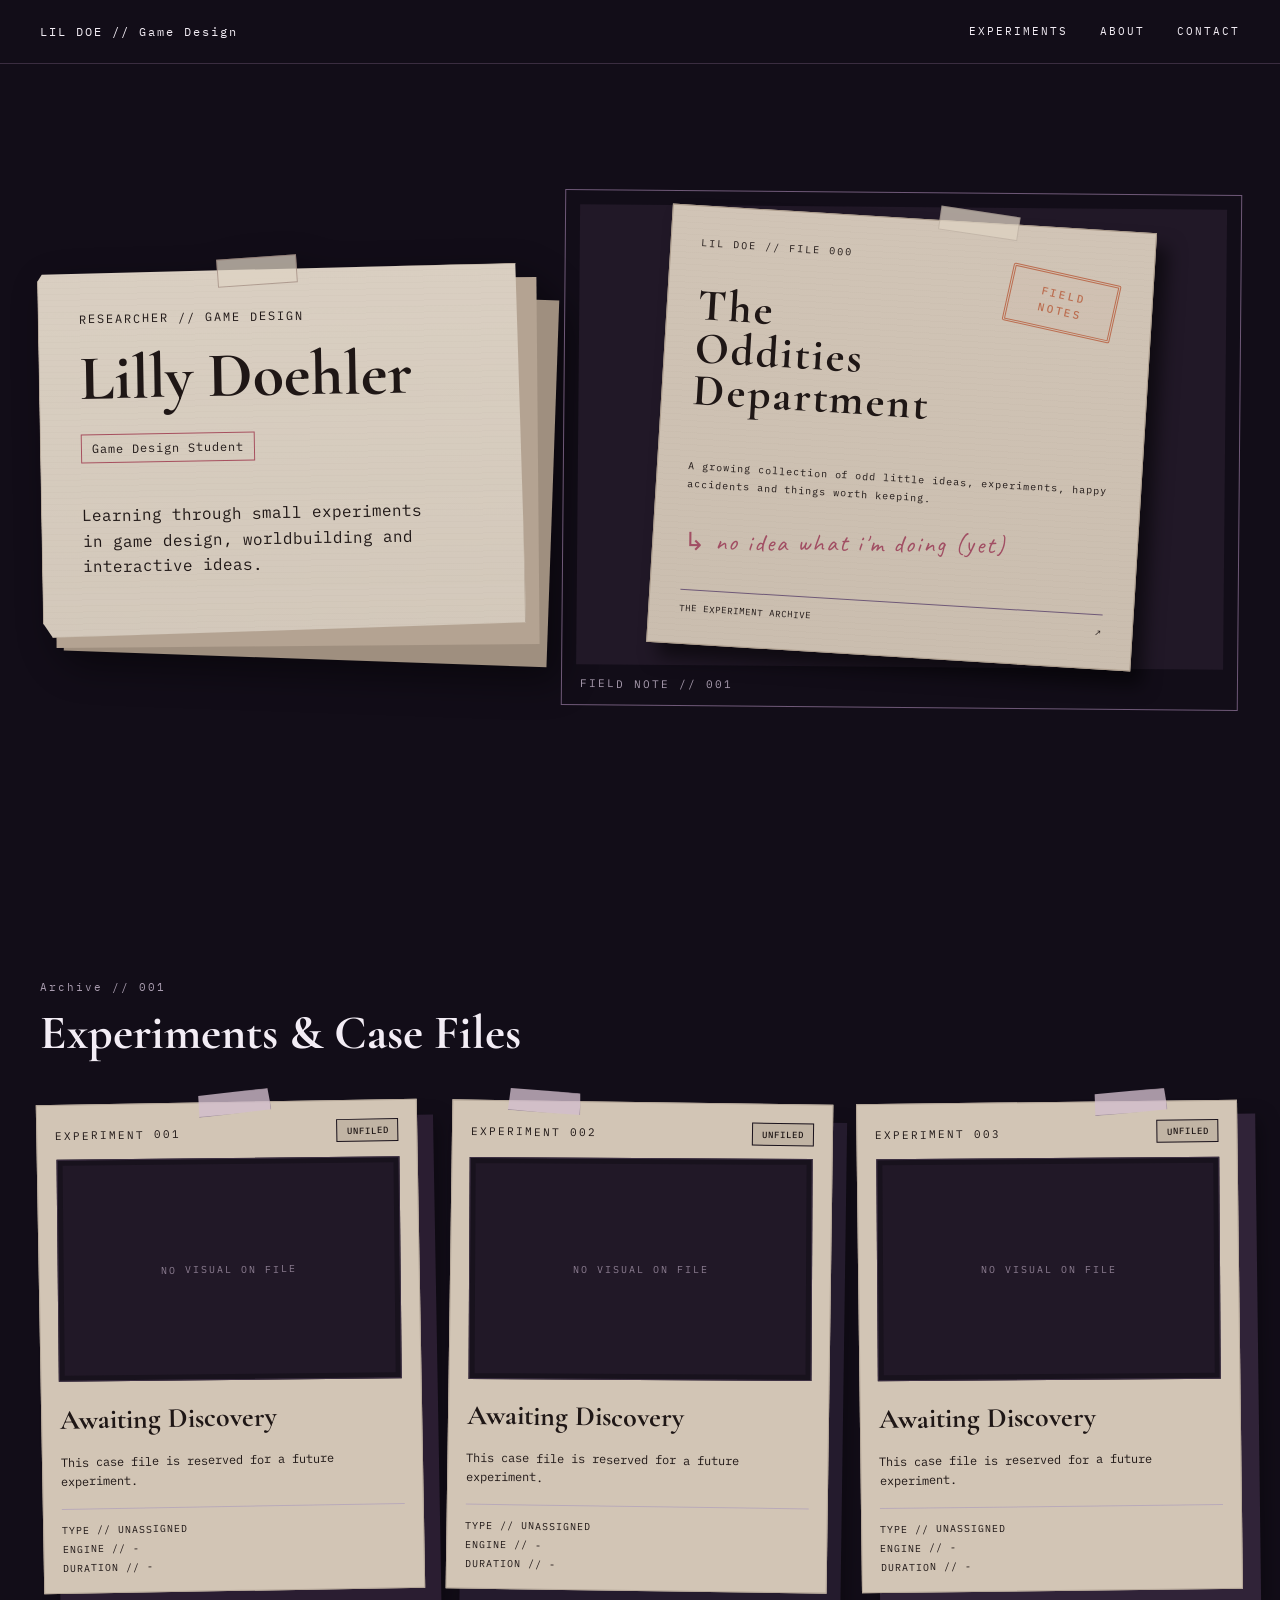
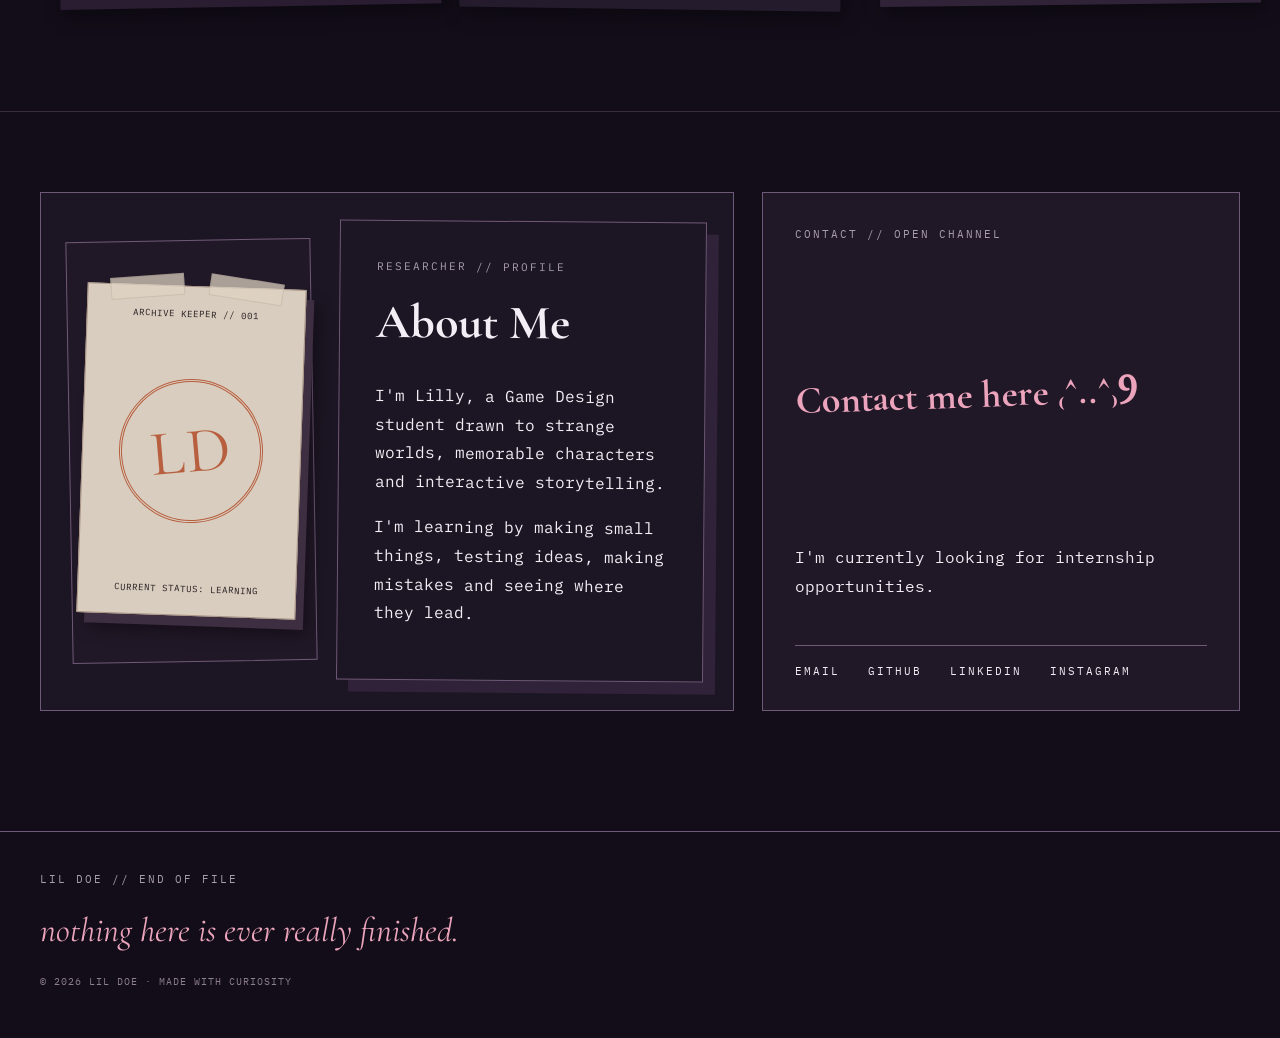
<file: index.html>
<!DOCTYPE html>

<html lang="en">

<head>
    <meta charset="UTF-8">
    <meta name="viewport" content="width=device-width, initial-scale=1.0">

    <title>Lil Doe - Portfolio</title>
    <link rel="stylesheet" href="style.css"> 
</head>

<body>

    <header class ="site-header">

        <div class="site-brand">
            LIL DOE // Game Design
        </div>

        <nav class="site-nav">
            <a href="#experiments">EXPERIMENTS</a>
            <a href="#about">ABOUT</a>
            <a href="#contact">CONTACT</a>
        </nav>

    </header>

    <main>

        <section class="hero">

            <div class="paper-stack">

                <div class="paper-back"></div>

                <div class="hero-intro">
                    <p class="archive-label">RESEARCHER // GAME DESIGN</p>
                    
                    <h1>Lilly Doehler</h1>
                    
                    <p class="archive-role">Game Design Student</p>
                    
                    <p class="archive-description">
                        Learning through small experiments in game design, worldbuilding and interactive ideas.
                    </p>

                </div>

            </div>

            <div class="hero-visual">

                <div class="visual-image">

                    <div class="archive-cover">


                        <p class="cover-label">LIL DOE // FILE 000</p>

                        <h2>The<br>Oddities<br>Department</h2>

                        <p class="cover-note">
                            A growing collection of odd little ideas,
                            experiments, happy accidents and things worth keeping.
                        </p>

                        <p class="cover-handnote">
                            ↳ no idea what i'm doing (yet)
                        </p>

                        <div class="cover-footer">
                            <span>THE EXPERIMENT ARCHIVE</span>
                            <span>↗</span>
                        </div>

                    </div>

                </div>

                <p class="visual-caption">FIELD NOTE // 001</p>


            </div>
        </section>

        <section class="experiments" id="experiments">

            <div class="section-heading">
                <p> Archive // 001 </p>
                <h2>Experiments & Case Files</h2>
            </div>

            <div class="experiment-grid">



                <a class="experiment-card" href="project-001.html">

                    <div class="experiment-topline">
                        <p class="experiment-number">EXPERIMENT 001</p>
                        <span class="status status-unfiled">UNFILED</span>
                    </div>

                    <div class="experiment-image">
                        NO VISUAL ON FILE
                    </div>

                    <h3>Awaiting Discovery</h3>

                    <p class="experiment-summary">
                        This case file is reserved for a future experiment.
                    </p>

                    <div class="experiment-details">
                        <span>TYPE // UNASSIGNED</span>
                        <span>ENGINE // - </span>
                        <span>DURATION // - </span>
                    </div>

                </a>




                <a class="experiment-card" href="project-002.html">

                    <div class="experiment-topline">
                        <p class="experiment-number">EXPERIMENT 002</p>
                        <span class="status status-unfiled">UNFILED</span>
                    </div>

                    <div class="experiment-image">
                        NO VISUAL ON FILE
                    </div>

                    <h3>Awaiting Discovery</h3>

                    <p class="experiment-summary">
                        This case file is reserved for a future experiment.
                    </p>

                    <div class="experiment-details">
                        <span>TYPE // UNASSIGNED</span>
                        <span>ENGINE // - </span>
                        <span>DURATION // - </span>
                    </div>

                </a>




                <a class="experiment-card" href="project-003.html">

                    <div class="experiment-topline">
                        <p class="experiment-number">EXPERIMENT 003</p>
                        <span class="status status-unfiled">UNFILED</span>
                    </div>

                    <div class="experiment-image">
                        NO VISUAL ON FILE
                    </div>

                    <h3>Awaiting Discovery</h3>

                    <p class="experiment-summary">
                        This case file is reserved for a future experiment.
                    </p>

                    <div class="experiment-details">
                        <span>TYPE // UNASSIGNED</span>
                        <span>ENGINE // - </span>
                        <span>DURATION // - </span>
                    </div>

                </a>



            </div>

        </section>

        <div class="archive-bottom"> 

            <section class="about" id="about">
                <div class="about-image">

                    <div class="research-card">

                        <p class="research-card-label">
                            ARCHIVE KEEPER // 001
                        </p>

                        <div class="research-card-monogram">
                            LD
                        </div>

                        <p class="research-card-footer">
                            CURRENT STATUS: LEARNING
                        </p>

                    </div>

                </div>

                <div class="about-content">
                    <p class="about-label"> RESEARCHER // PROFILE</p>

                    <h2>About Me</h2>

                    <p>
                        I'm Lilly, a Game Design student drawn to strange worlds,
                        memorable characters and interactive storytelling.
                    </p>

                    <p>
                        I'm learning by making small things, testing ideas,
                        making mistakes and seeing where they lead.
                    </p>

                </div>

            </section>

            <section class="contact" id="contact">

                <p class="contact-label">CONTACT // OPEN CHANNEL</p>

                <h2>
                    <a href="https://linktr.ee/lil.doe" target="_blank" rel="noopener noreferrer">
                        Contact me here ₍^..^₎Ⳋ
                    </a>
                </h2>

                <p>
                    I'm currently looking for internship opportunities.
                </p>

                <div class="contact-links">
                    <a href="mailto:doehlerlilly@gmail.com">EMAIL</a>
                    <a href="https://github.com/lil-doe">GITHUB</a>
                    <a href="https://www.linkedin.com/in/lilly-döhler">LINKEDIN</a>
                    <a href="https://www.instagram.com/lil.v.doe/" target="_blank" rel="noopener noreferrer">INSTAGRAM</a>
                </div>

            </section>

        </div>

        <footer class="site-footer">

            <p class="footer-label">LIL DOE // END OF FILE</p>

            <p class="footer-quote">
                nothing here is ever really finished.
            </p>

            <p class="footer-credit">
                © 2026 LIL DOE · MADE WITH CURIOSITY
            </p>

        </footer>


    </main>

</body>

</html>
</file>
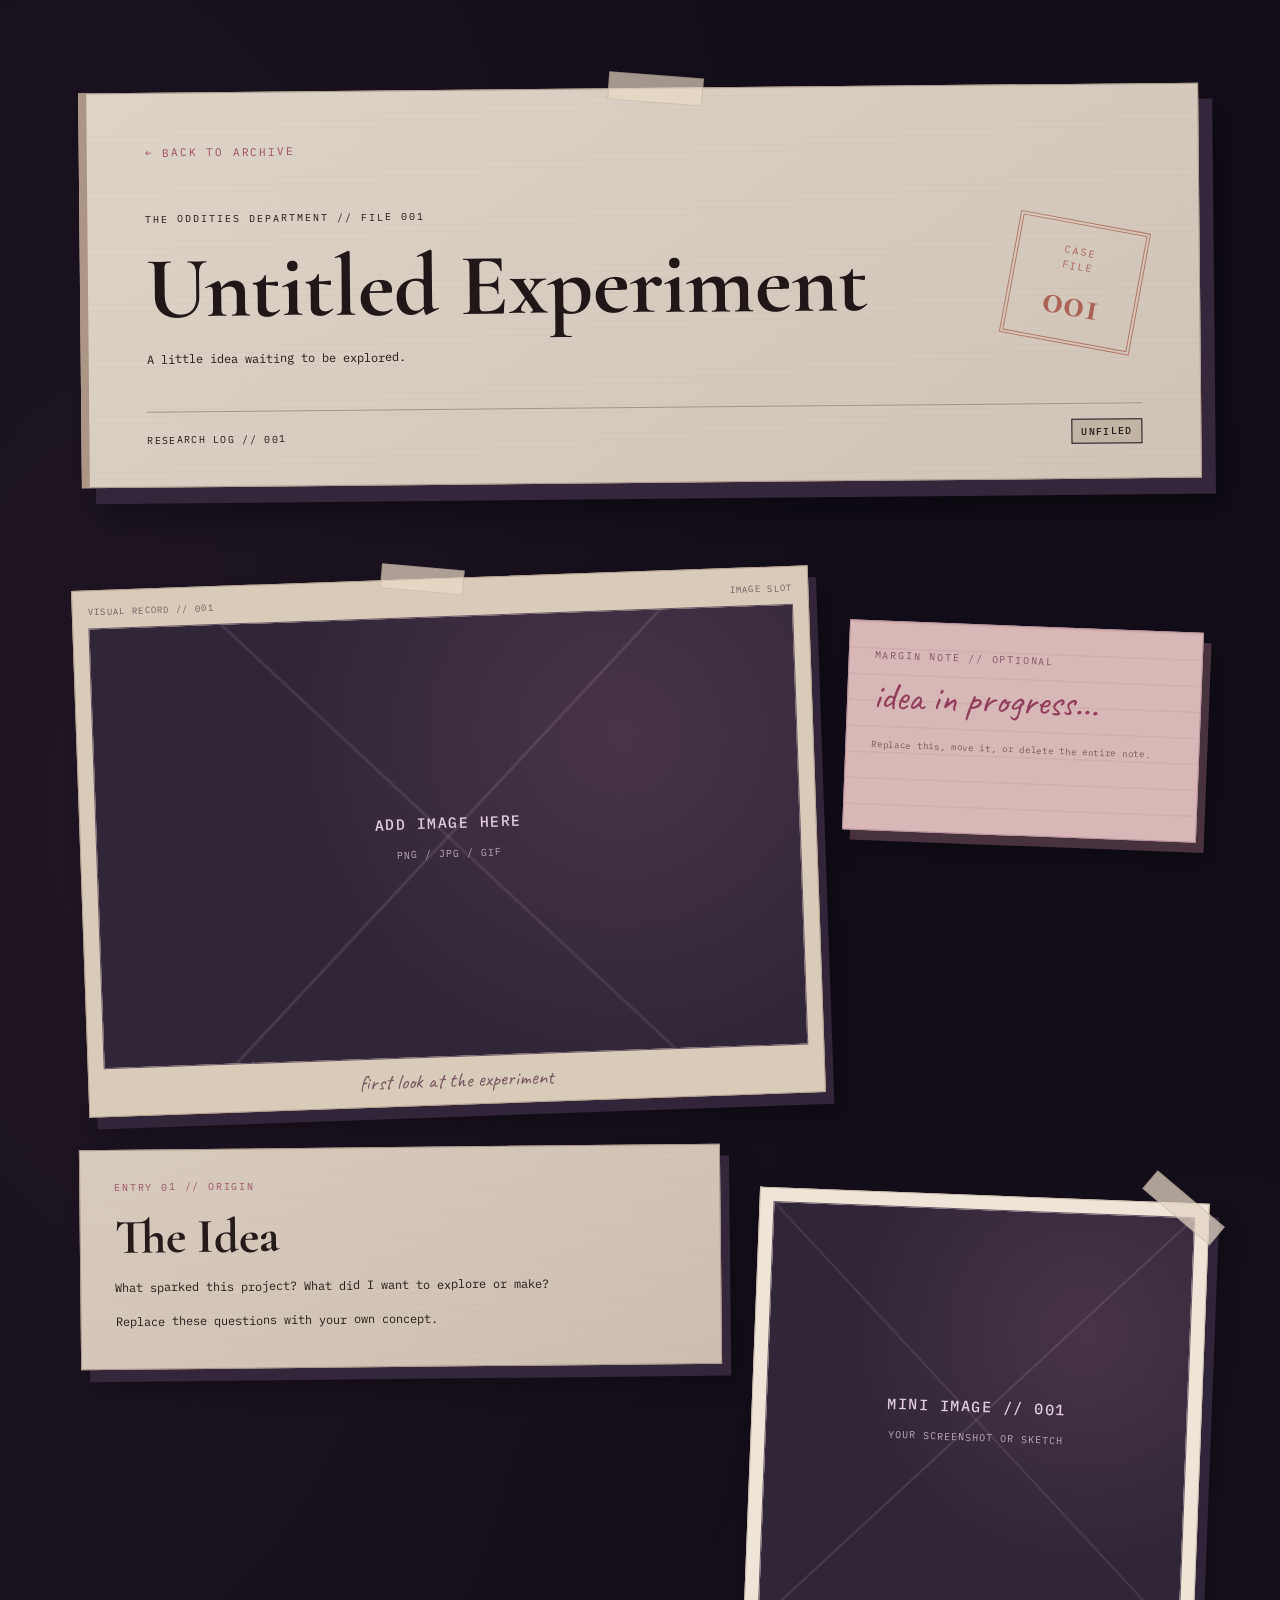
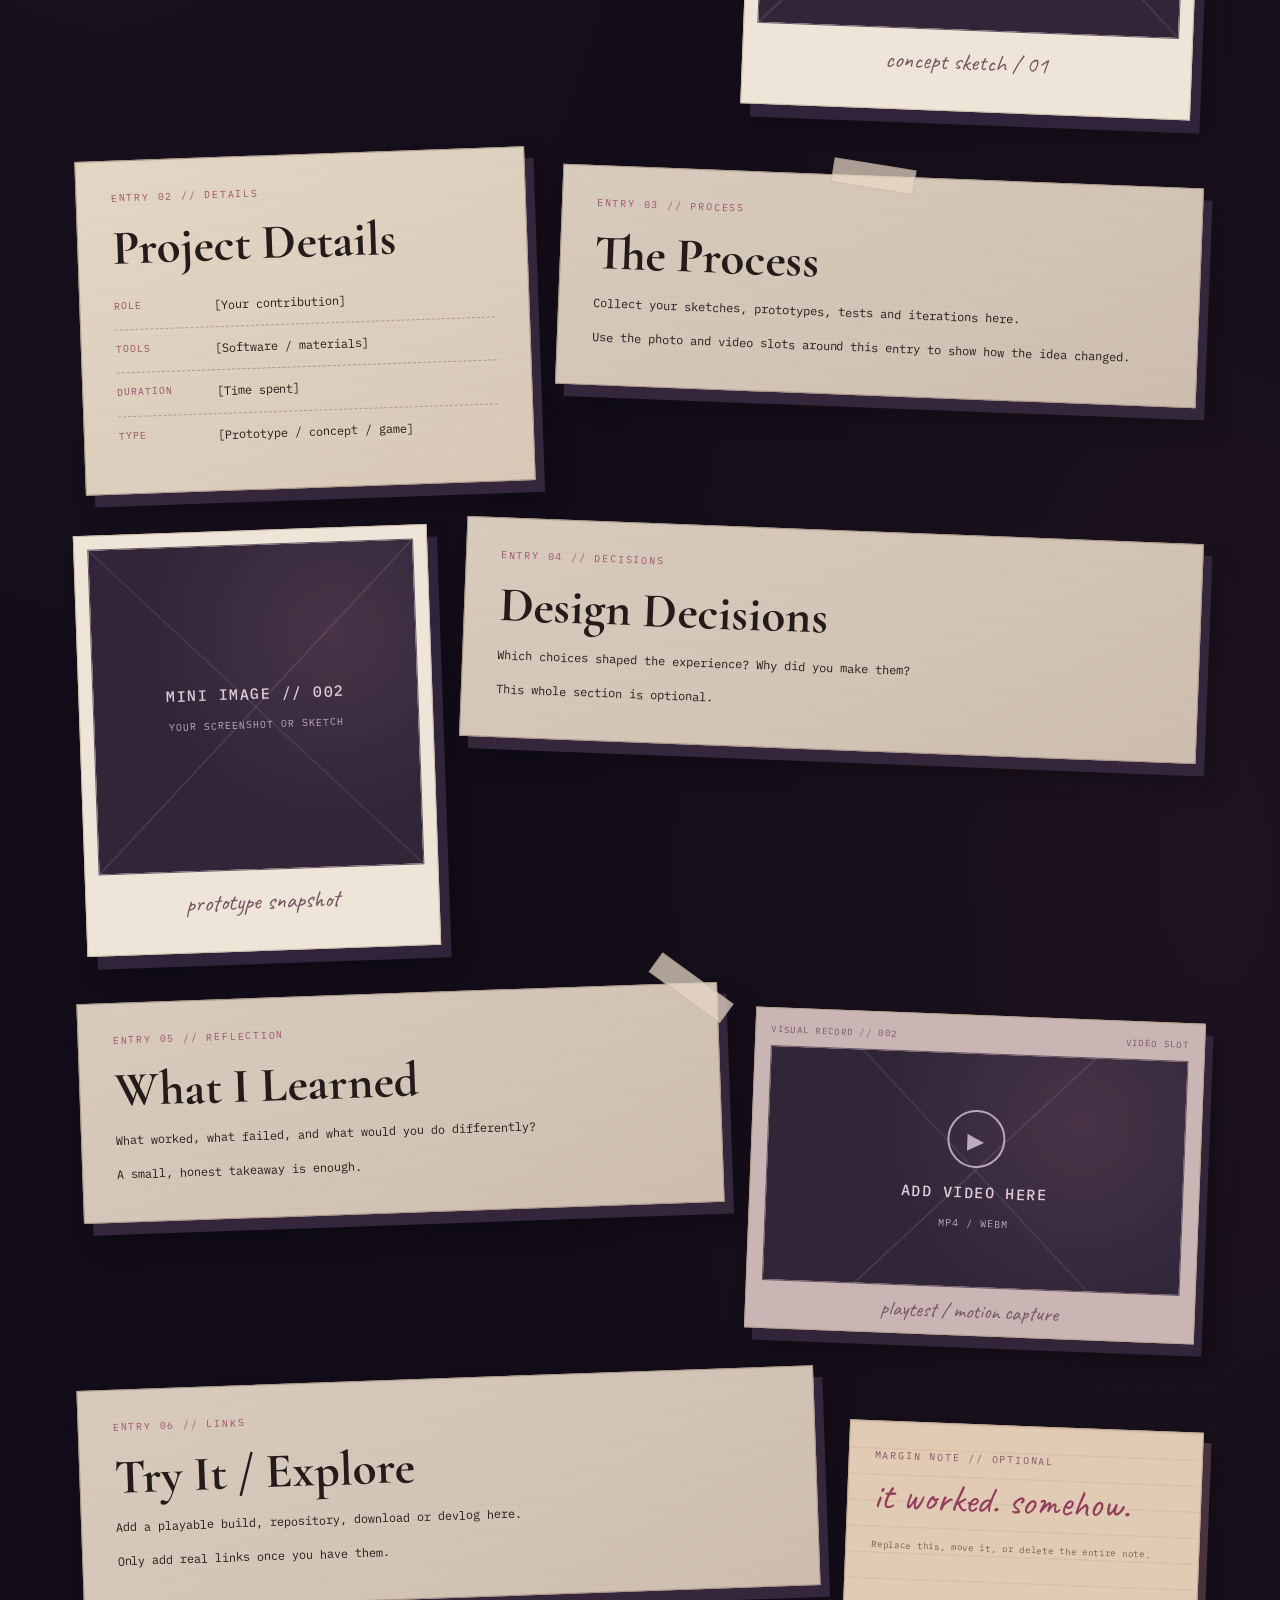
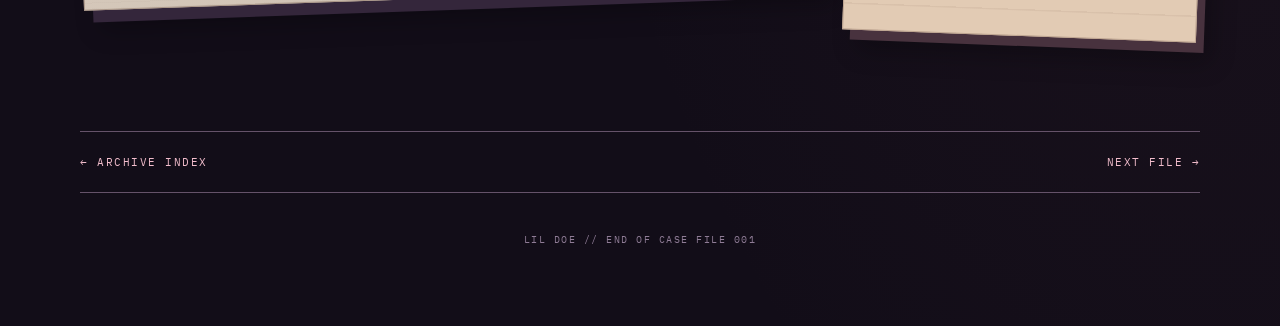
<file: project-001.html>
<!DOCTYPE html>
<html lang="en">
<head>
    <meta charset="UTF-8">
    <meta name="viewport" content="width=device-width, initial-scale=1.0">
    <title>Case File 001 // Lil Doe</title>
    <link rel="stylesheet" href="style.css">
    <link rel="stylesheet" href="project.css">
</head>
<body class="project-page">
    <main class="case-file">
        <header class="case-header">
            <a class="case-back" href="index.html#experiments">← BACK TO ARCHIVE</a>
            <div class="case-header-main">
                <div>
                    <p class="case-header-label">THE ODDITIES DEPARTMENT // FILE 001</p>
                    <h1>Untitled Experiment</h1>
                    <p class="case-subtitle">A little idea waiting to be explored.</p>
                </div>
                <div class="file-seal" aria-hidden="true"><span>CASE<br>FILE</span><strong>001</strong></div>
            </div>
            <div class="case-header-bottom">
                <span>RESEARCH LOG // 001</span>
                <span class="status status-unfiled">UNFILED</span>
            </div>
        </header>

        <div class="case-board">
        <figure class="artifact artifact-photo span-8 tilt-left taped">
            <div class="artifact-topline"><span>VISUAL RECORD // 001</span><span>IMAGE SLOT</span></div>
            <div class="media-window media-wide">
                <div class="media-placeholder">
                    <strong>ADD IMAGE HERE</strong>
                    <span>PNG / JPG / GIF</span>
                </div>
            </div>
            <figcaption>first look at the experiment</figcaption>
        </figure>
        <aside class="artifact artifact-note note-pink span-4 tilt-right shift-down">
            <p class="note-label">MARGIN NOTE // OPTIONAL</p>
            <p class="note-text">idea in progress...</p>
            <p class="note-footer">Replace this, move it, or delete the entire note.</p>
        </aside>
        <section class="entry span-7 tilt-soft" data-label="ORIGIN" id="idea">
            <h2>The Idea</h2>
            <p>What sparked this project? What did I want to explore or make?</p>
            <p>Replace these questions with your own concept.</p>
        </section>
        <figure class="artifact artifact-polaroid span-5 tilt-right tape-corner shift-down">
            <div class="media-window media-square">
                <div class="media-placeholder"><strong>MINI IMAGE // 001</strong><span>YOUR SCREENSHOT OR SKETCH</span></div>
            </div>
            <figcaption>concept sketch / 01</figcaption>
        </figure>
        <section class="entry entry-cream span-5 tilt-left" data-label="DETAILS" id="details">
            <h2>Project Details</h2>
            <ul class="detail-list">
                <li><span>ROLE</span><span>[Your contribution]</span></li>
                <li><span>TOOLS</span><span>[Software / materials]</span></li>
                <li><span>DURATION</span><span>[Time spent]</span></li>
                <li><span>TYPE</span><span>[Prototype / concept / game]</span></li>
            </ul>
        </section>
        <section class="entry span-7 tilt-right taped shift-small" data-label="PROCESS" id="process">
            <h2>The Process</h2>
            <p>Collect your sketches, prototypes, tests and iterations here.</p>
            <p>Use the photo and video slots around this entry to show how the idea changed.</p>
        </section>
        <figure class="artifact artifact-polaroid span-4 tilt-left">
            <div class="media-window media-square">
                <div class="media-placeholder"><strong>MINI IMAGE // 002</strong><span>YOUR SCREENSHOT OR SKETCH</span></div>
            </div>
            <figcaption>prototype snapshot</figcaption>
        </figure>
        <section class="entry span-8 tilt-right" data-label="DECISIONS" id="decisions">
            <h2>Design Decisions</h2>
            <p>Which choices shaped the experience? Why did you make them?</p>
            <p>This whole section is optional.</p>
        </section>
        <section class="entry span-7 tilt-left tape-corner" data-label="REFLECTION" id="learned">
            <h2>What I Learned</h2>
            <p>What worked, what failed, and what would you do differently?</p>
            <p>A small, honest takeaway is enough.</p>
        </section>
        <figure class="artifact artifact-video span-5 tilt-right shift-small">
            <div class="artifact-topline"><span>VISUAL RECORD // 002</span><span>VIDEO SLOT</span></div>
            <div class="media-window media-cinema">
                <div class="media-placeholder">
                    <span class="play-mark" aria-hidden="true">▶</span><strong>ADD VIDEO HERE</strong>
                    <span>MP4 / WEBM</span>
                </div>
            </div>
            <figcaption>playtest / motion capture</figcaption>
        </figure>
        <section class="entry span-8 tilt-left" data-label="LINKS" id="explore">
            <h2>Try It / Explore</h2>
            <p>Add a playable build, repository, download or devlog here.</p>
            <p>Only add real links once you have them.</p>
        </section>
        <aside class="artifact artifact-note  span-4 tilt-right shift-down">
            <p class="note-label">MARGIN NOTE // OPTIONAL</p>
            <p class="note-text">it worked. somehow.</p>
            <p class="note-footer">Replace this, move it, or delete the entire note.</p>
        </aside>
        </div>

        <nav class="case-nav" aria-label="Project pages">
            <a href="index.html#experiments">← ARCHIVE INDEX</a>
            <a href="project-002.html">NEXT FILE →</a>
        </nav>
        <p class="case-endnote">LIL DOE // END OF CASE FILE 001</p>
    </main>
</body>
</html>
</file>
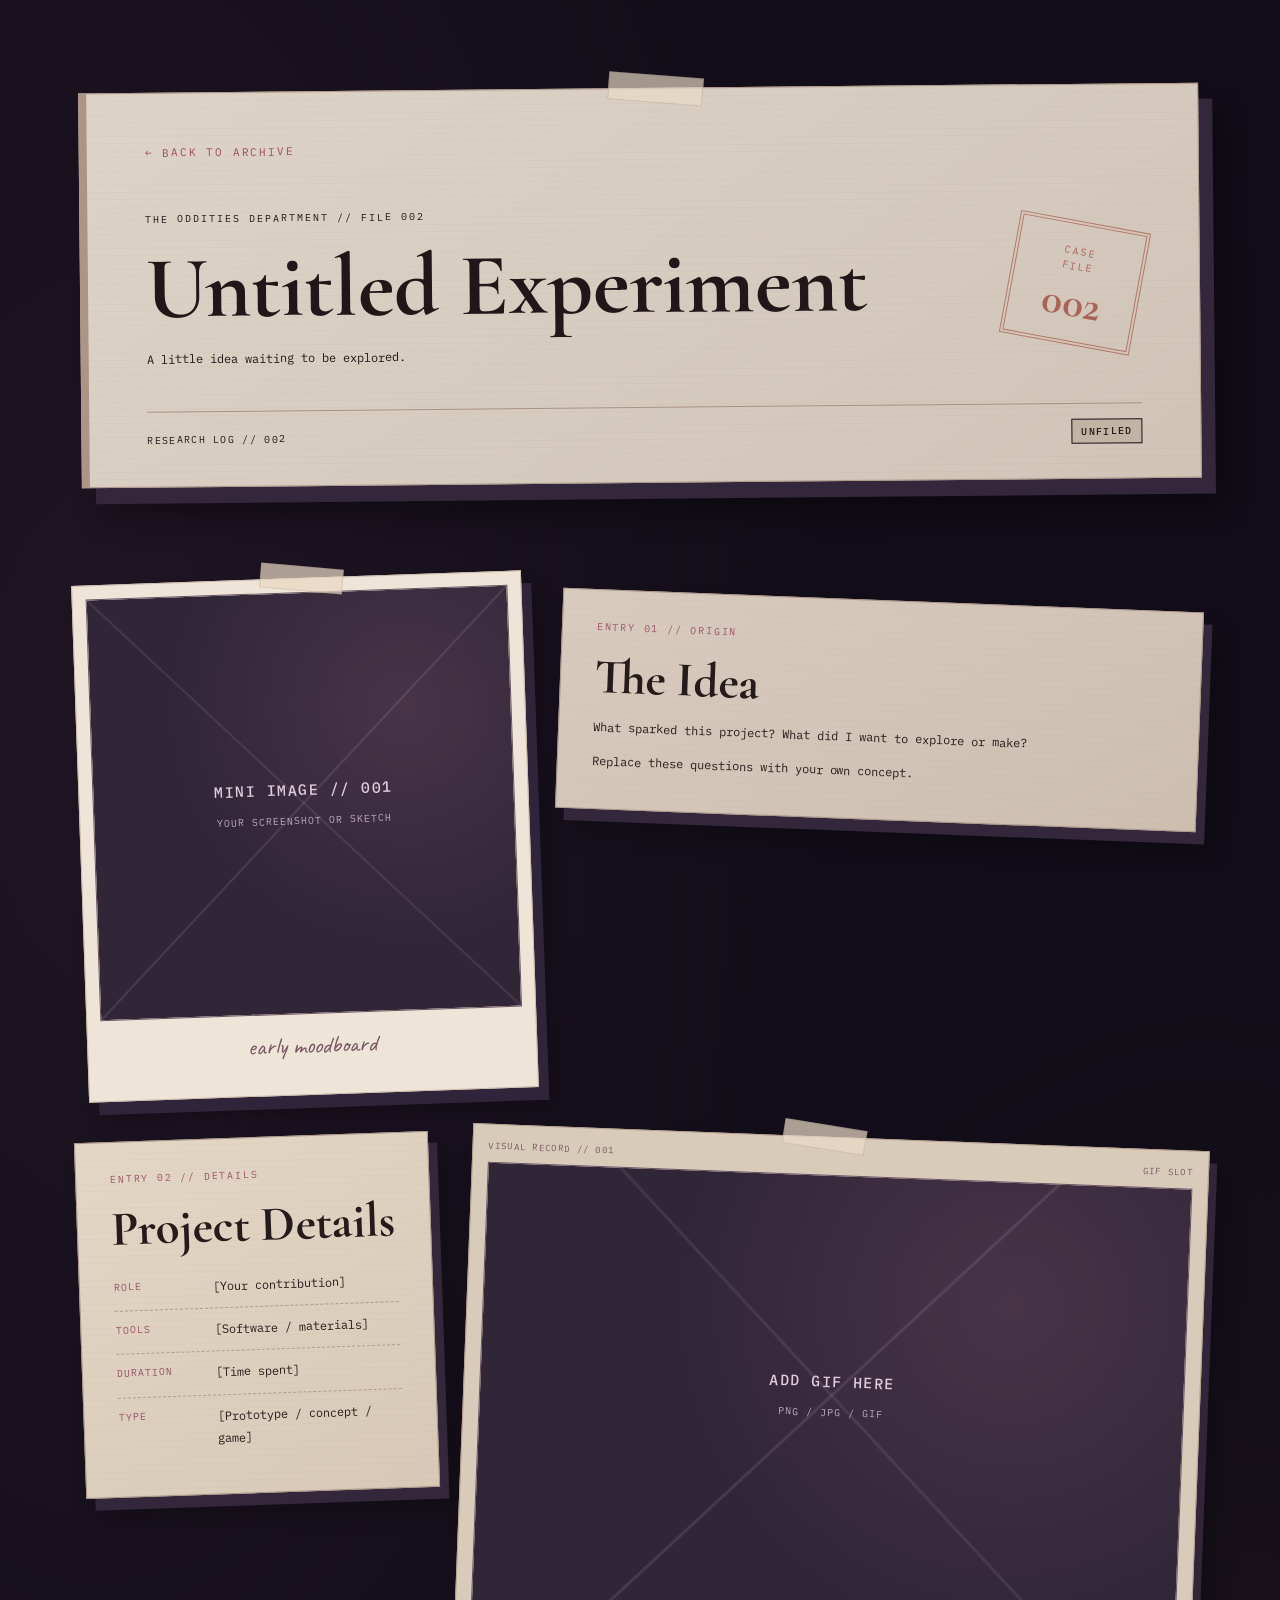
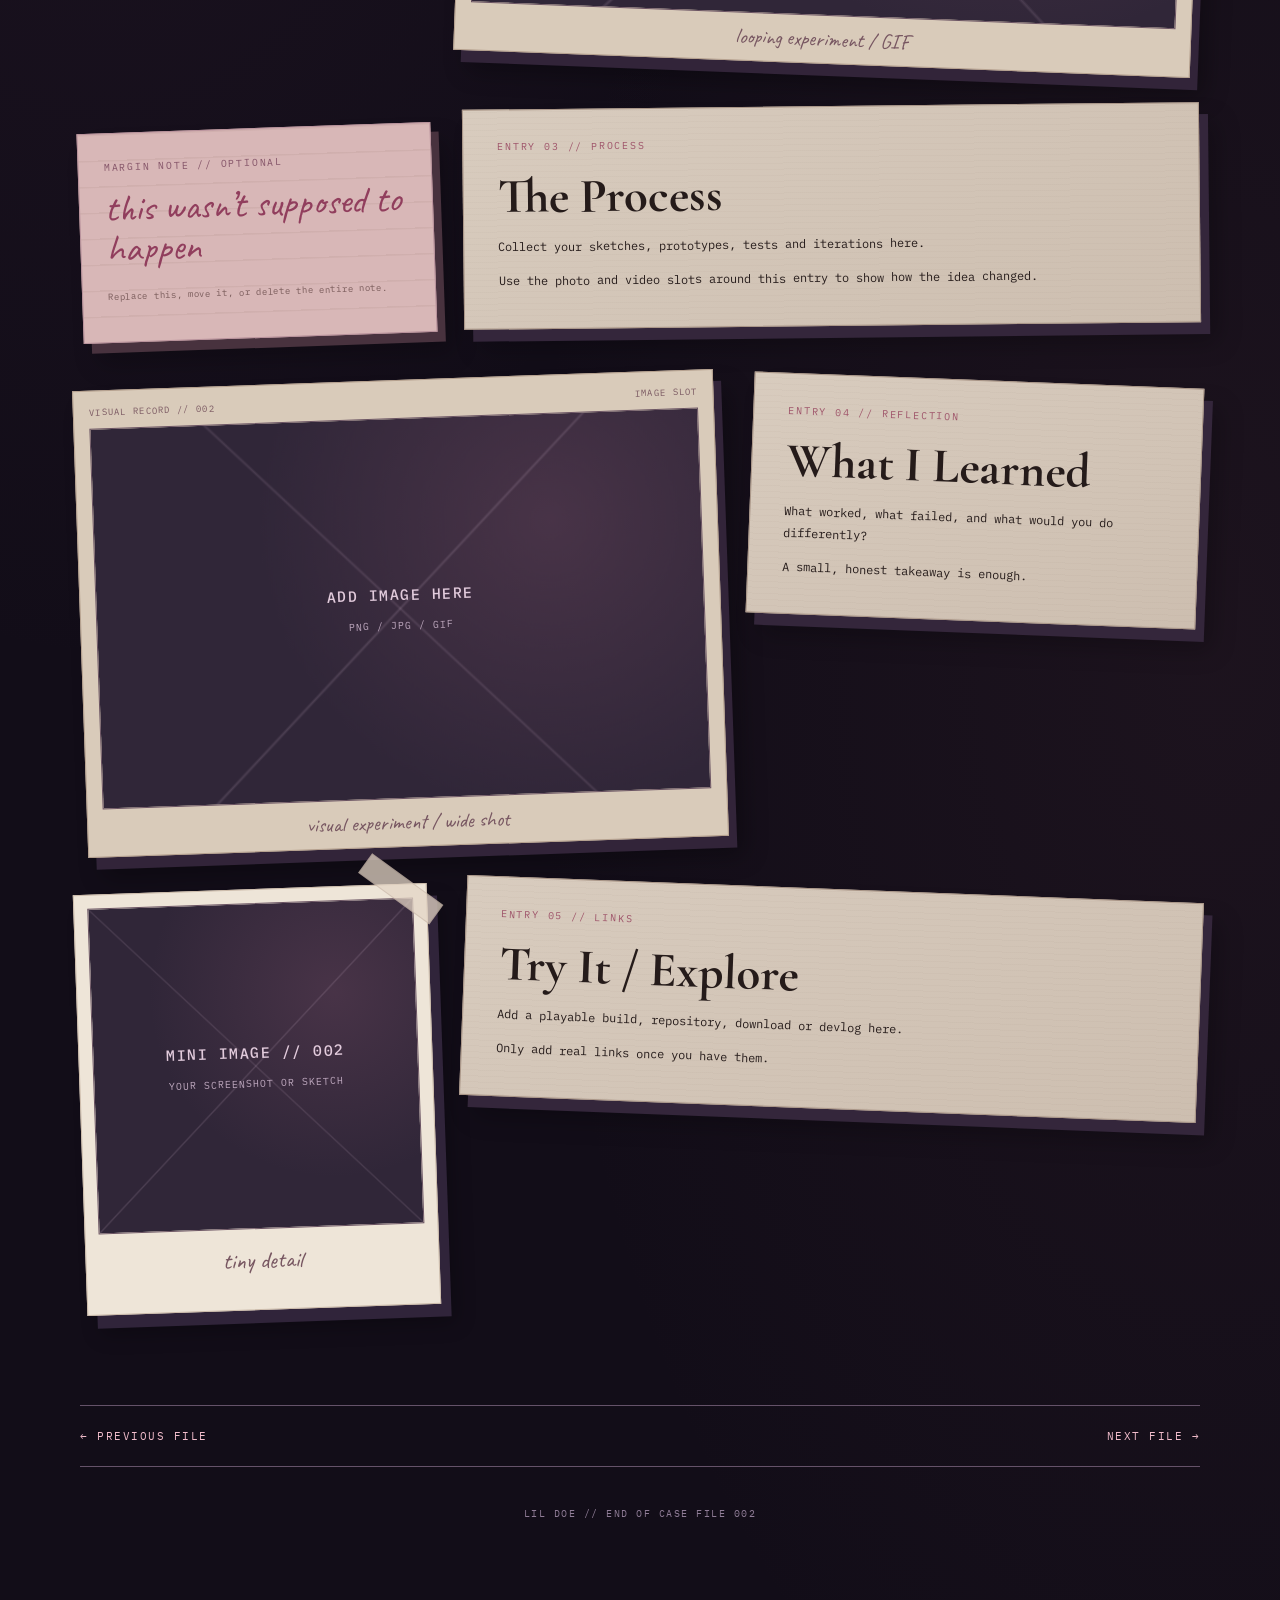
<file: project-002.html>
<!DOCTYPE html>
<html lang="en">
<head>
    <meta charset="UTF-8">
    <meta name="viewport" content="width=device-width, initial-scale=1.0">
    <title>Case File 002 // Lil Doe</title>
    <link rel="stylesheet" href="style.css">
    <link rel="stylesheet" href="project.css">
</head>
<body class="project-page">
    <main class="case-file">
        <header class="case-header">
            <a class="case-back" href="index.html#experiments">← BACK TO ARCHIVE</a>
            <div class="case-header-main">
                <div>
                    <p class="case-header-label">THE ODDITIES DEPARTMENT // FILE 002</p>
                    <h1>Untitled Experiment</h1>
                    <p class="case-subtitle">A little idea waiting to be explored.</p>
                </div>
                <div class="file-seal" aria-hidden="true"><span>CASE<br>FILE</span><strong>002</strong></div>
            </div>
            <div class="case-header-bottom">
                <span>RESEARCH LOG // 002</span>
                <span class="status status-unfiled">UNFILED</span>
            </div>
        </header>

        <div class="case-board">
        <figure class="artifact artifact-polaroid span-5 tilt-left taped">
            <div class="media-window media-square">
                <div class="media-placeholder"><strong>MINI IMAGE // 001</strong><span>YOUR SCREENSHOT OR SKETCH</span></div>
            </div>
            <figcaption>early moodboard</figcaption>
        </figure>
        <section class="entry span-7 tilt-right shift-small" data-label="ORIGIN" id="idea">
            <h2>The Idea</h2>
            <p>What sparked this project? What did I want to explore or make?</p>
            <p>Replace these questions with your own concept.</p>
        </section>
        <section class="entry entry-cream span-4 tilt-left" data-label="DETAILS" id="details">
            <h2>Project Details</h2>
            <ul class="detail-list">
                <li><span>ROLE</span><span>[Your contribution]</span></li>
                <li><span>TOOLS</span><span>[Software / materials]</span></li>
                <li><span>DURATION</span><span>[Time spent]</span></li>
                <li><span>TYPE</span><span>[Prototype / concept / game]</span></li>
            </ul>
        </section>
        <figure class="artifact artifact-photo span-8 tilt-right taped">
            <div class="artifact-topline"><span>VISUAL RECORD // 001</span><span>GIF SLOT</span></div>
            <div class="media-window media-wide">
                <div class="media-placeholder">
                    <strong>ADD GIF HERE</strong>
                    <span>PNG / JPG / GIF</span>
                </div>
            </div>
            <figcaption>looping experiment / GIF</figcaption>
        </figure>
        <aside class="artifact artifact-note note-pink span-4 tilt-left shift-small">
            <p class="note-label">MARGIN NOTE // OPTIONAL</p>
            <p class="note-text">this wasn’t supposed to happen</p>
            <p class="note-footer">Replace this, move it, or delete the entire note.</p>
        </aside>
        <section class="entry span-8 tilt-soft" data-label="PROCESS" id="process">
            <h2>The Process</h2>
            <p>Collect your sketches, prototypes, tests and iterations here.</p>
            <p>Use the photo and video slots around this entry to show how the idea changed.</p>
        </section>
        <figure class="artifact artifact-photo span-7 tilt-left">
            <div class="artifact-topline"><span>VISUAL RECORD // 002</span><span>IMAGE SLOT</span></div>
            <div class="media-window media-wide">
                <div class="media-placeholder">
                    <strong>ADD IMAGE HERE</strong>
                    <span>PNG / JPG / GIF</span>
                </div>
            </div>
            <figcaption>visual experiment / wide shot</figcaption>
        </figure>
        <section class="entry span-5 tilt-right" data-label="REFLECTION" id="learned">
            <h2>What I Learned</h2>
            <p>What worked, what failed, and what would you do differently?</p>
            <p>A small, honest takeaway is enough.</p>
        </section>
        <figure class="artifact artifact-polaroid span-4 tilt-left tape-corner">
            <div class="media-window media-square">
                <div class="media-placeholder"><strong>MINI IMAGE // 002</strong><span>YOUR SCREENSHOT OR SKETCH</span></div>
            </div>
            <figcaption>tiny detail</figcaption>
        </figure>
        <section class="entry span-8 tilt-right" data-label="LINKS" id="explore">
            <h2>Try It / Explore</h2>
            <p>Add a playable build, repository, download or devlog here.</p>
            <p>Only add real links once you have them.</p>
        </section>
        </div>

        <nav class="case-nav" aria-label="Project pages">
            <a href="project-001.html">← PREVIOUS FILE</a>
            <a href="project-003.html">NEXT FILE →</a>
        </nav>
        <p class="case-endnote">LIL DOE // END OF CASE FILE 002</p>
    </main>
</body>
</html>
</file>
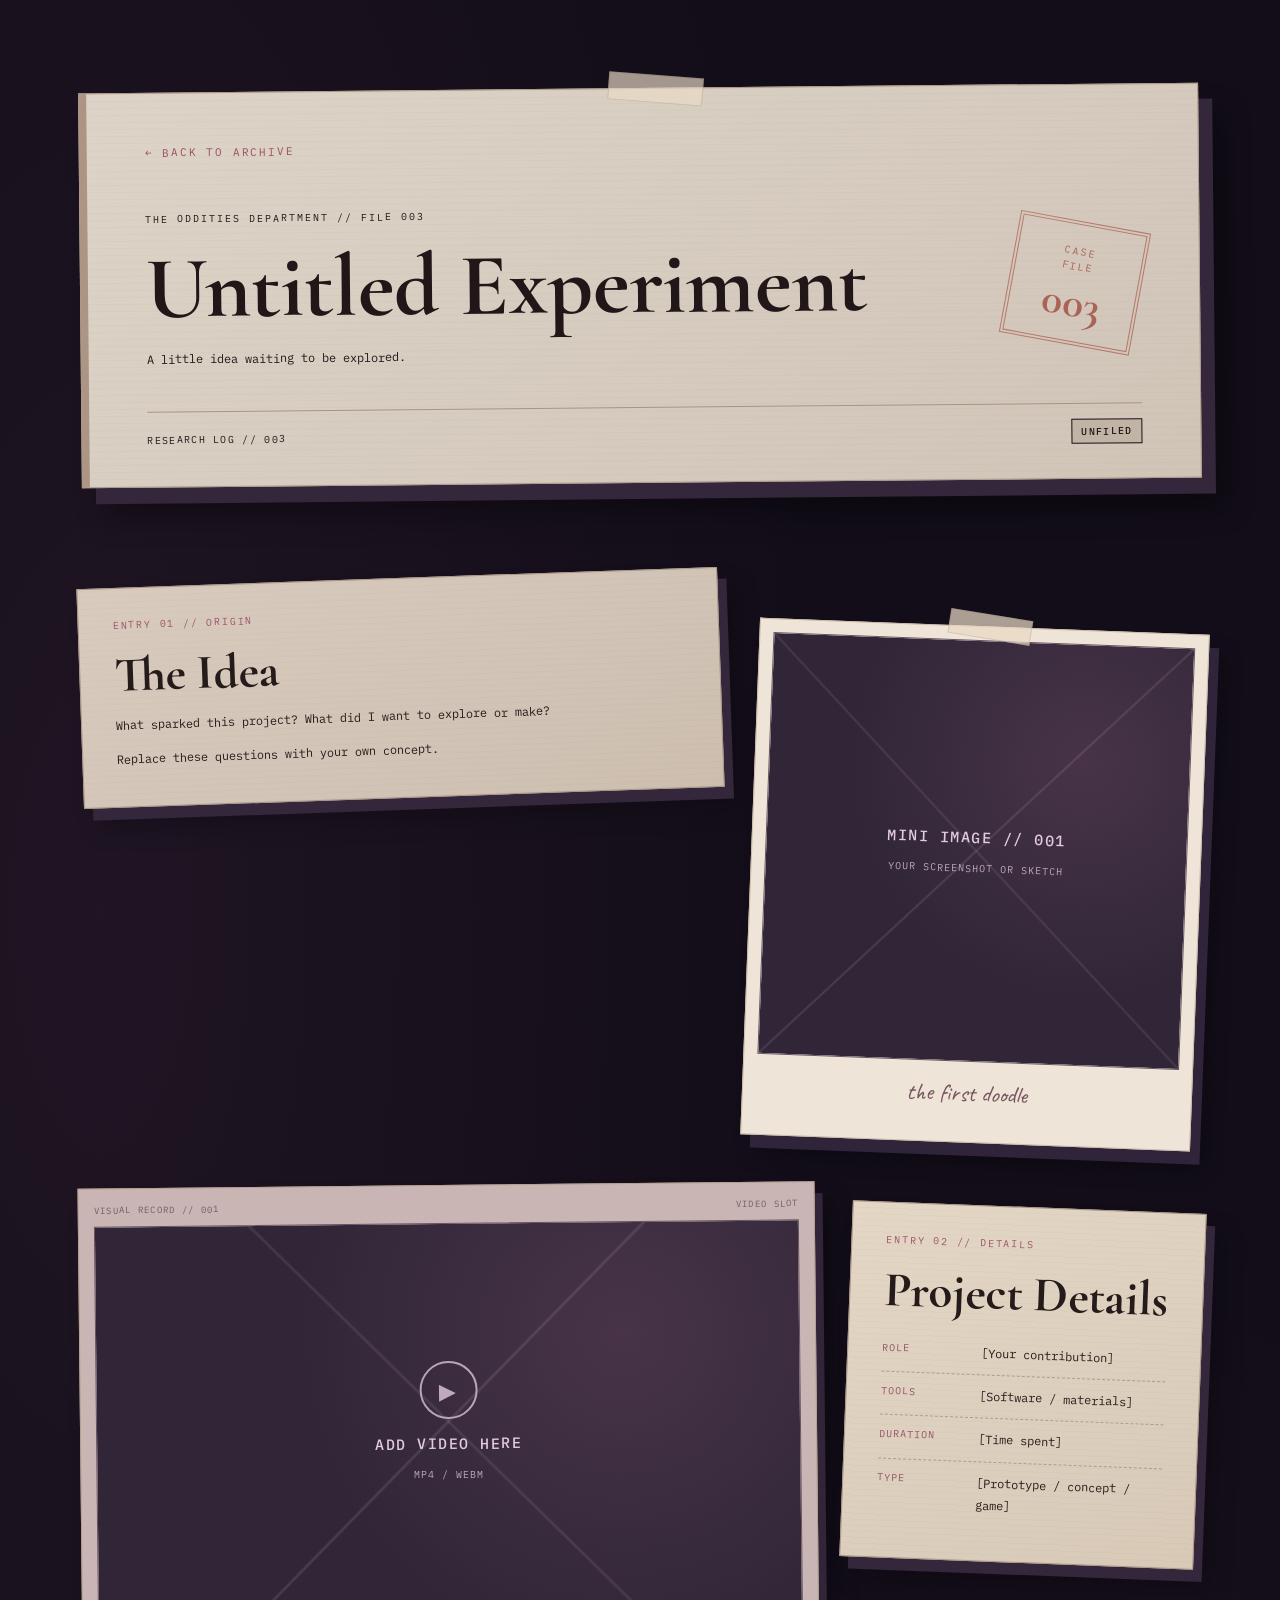
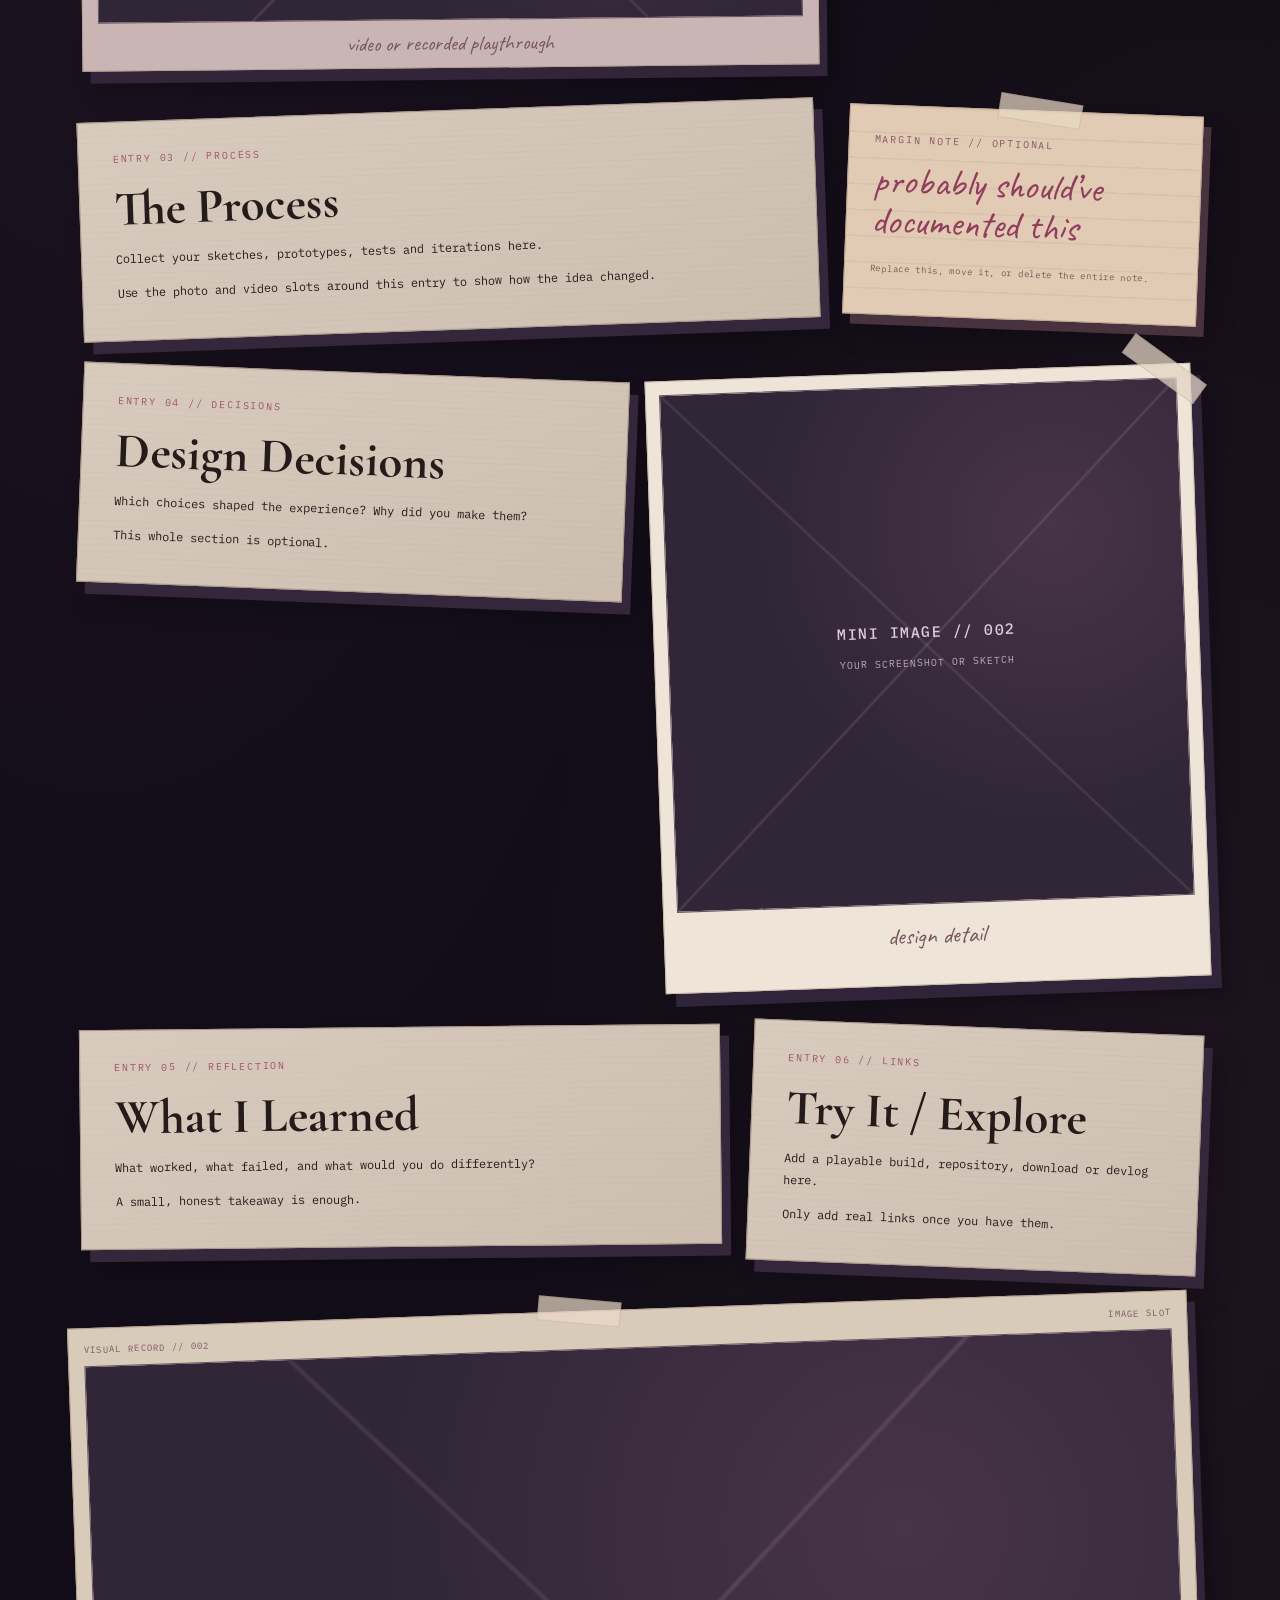
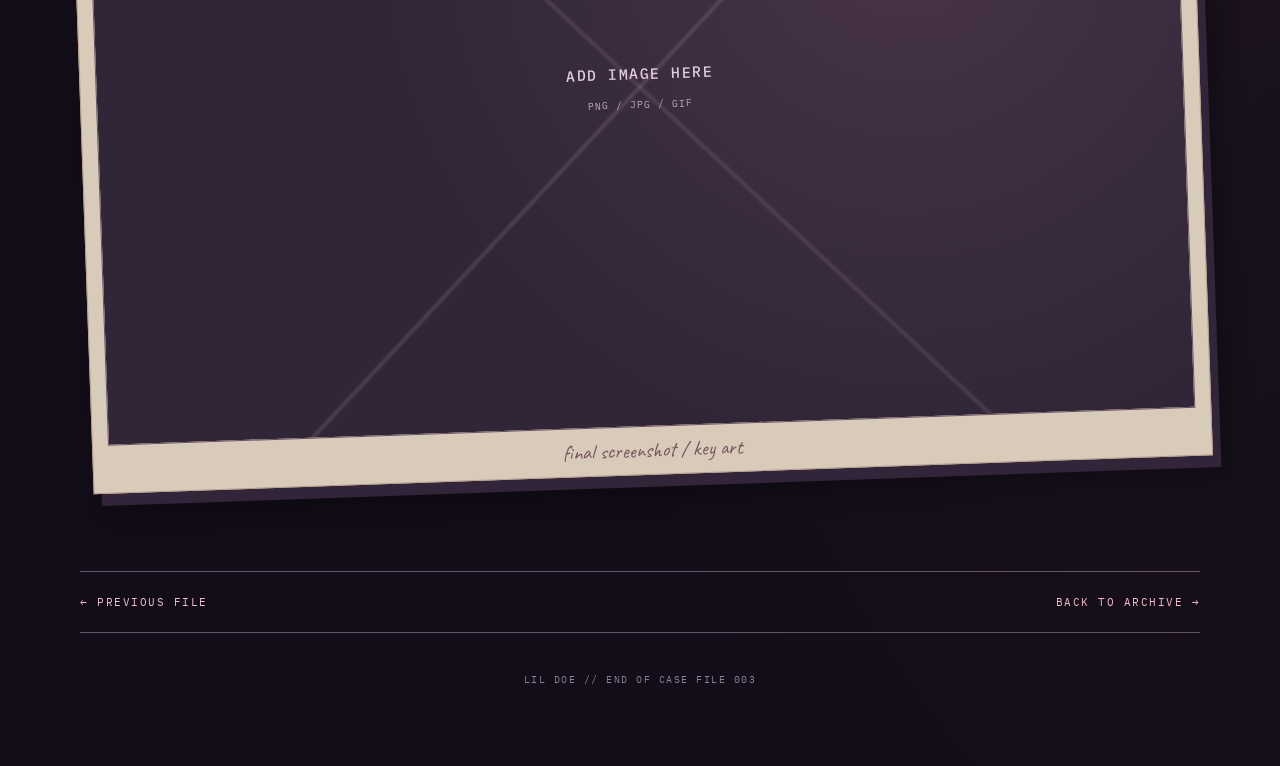
<file: project-003.html>
<!DOCTYPE html>
<html lang="en">
<head>
    <meta charset="UTF-8">
    <meta name="viewport" content="width=device-width, initial-scale=1.0">
    <title>Case File 003 // Lil Doe</title>
    <link rel="stylesheet" href="style.css">
    <link rel="stylesheet" href="project.css">
</head>
<body class="project-page">
    <main class="case-file">
        <header class="case-header">
            <a class="case-back" href="index.html#experiments">← BACK TO ARCHIVE</a>
            <div class="case-header-main">
                <div>
                    <p class="case-header-label">THE ODDITIES DEPARTMENT // FILE 003</p>
                    <h1>Untitled Experiment</h1>
                    <p class="case-subtitle">A little idea waiting to be explored.</p>
                </div>
                <div class="file-seal" aria-hidden="true"><span>CASE<br>FILE</span><strong>003</strong></div>
            </div>
            <div class="case-header-bottom">
                <span>RESEARCH LOG // 003</span>
                <span class="status status-unfiled">UNFILED</span>
            </div>
        </header>

        <div class="case-board">
        <section class="entry span-7 tilt-left" data-label="ORIGIN" id="idea">
            <h2>The Idea</h2>
            <p>What sparked this project? What did I want to explore or make?</p>
            <p>Replace these questions with your own concept.</p>
        </section>
        <figure class="artifact artifact-polaroid span-5 tilt-right taped shift-down">
            <div class="media-window media-square">
                <div class="media-placeholder"><strong>MINI IMAGE // 001</strong><span>YOUR SCREENSHOT OR SKETCH</span></div>
            </div>
            <figcaption>the first doodle</figcaption>
        </figure>
        <figure class="artifact artifact-video span-8 tilt-soft">
            <div class="artifact-topline"><span>VISUAL RECORD // 001</span><span>VIDEO SLOT</span></div>
            <div class="media-window media-cinema">
                <div class="media-placeholder">
                    <span class="play-mark" aria-hidden="true">▶</span><strong>ADD VIDEO HERE</strong>
                    <span>MP4 / WEBM</span>
                </div>
            </div>
            <figcaption>video or recorded playthrough</figcaption>
        </figure>
        <section class="entry entry-cream span-4 tilt-right shift-small" data-label="DETAILS" id="details">
            <h2>Project Details</h2>
            <ul class="detail-list">
                <li><span>ROLE</span><span>[Your contribution]</span></li>
                <li><span>TOOLS</span><span>[Software / materials]</span></li>
                <li><span>DURATION</span><span>[Time spent]</span></li>
                <li><span>TYPE</span><span>[Prototype / concept / game]</span></li>
            </ul>
        </section>
        <section class="entry span-8 tilt-left" data-label="PROCESS" id="process">
            <h2>The Process</h2>
            <p>Collect your sketches, prototypes, tests and iterations here.</p>
            <p>Use the photo and video slots around this entry to show how the idea changed.</p>
        </section>
        <aside class="artifact artifact-note  span-4 tilt-right taped">
            <p class="note-label">MARGIN NOTE // OPTIONAL</p>
            <p class="note-text">probably should’ve documented this</p>
            <p class="note-footer">Replace this, move it, or delete the entire note.</p>
        </aside>
        <section class="entry span-6 tilt-right" data-label="DECISIONS" id="decisions">
            <h2>Design Decisions</h2>
            <p>Which choices shaped the experience? Why did you make them?</p>
            <p>This whole section is optional.</p>
        </section>
        <figure class="artifact artifact-polaroid span-6 tilt-left tape-corner">
            <div class="media-window media-square">
                <div class="media-placeholder"><strong>MINI IMAGE // 002</strong><span>YOUR SCREENSHOT OR SKETCH</span></div>
            </div>
            <figcaption>design detail</figcaption>
        </figure>
        <section class="entry span-7 tilt-soft" data-label="REFLECTION" id="learned">
            <h2>What I Learned</h2>
            <p>What worked, what failed, and what would you do differently?</p>
            <p>A small, honest takeaway is enough.</p>
        </section>
        <section class="entry span-5 tilt-right" data-label="LINKS" id="explore">
            <h2>Try It / Explore</h2>
            <p>Add a playable build, repository, download or devlog here.</p>
            <p>Only add real links once you have them.</p>
        </section>
        <figure class="artifact artifact-photo span-12 tilt-left taped">
            <div class="artifact-topline"><span>VISUAL RECORD // 002</span><span>IMAGE SLOT</span></div>
            <div class="media-window media-wide">
                <div class="media-placeholder">
                    <strong>ADD IMAGE HERE</strong>
                    <span>PNG / JPG / GIF</span>
                </div>
            </div>
            <figcaption>final screenshot / key art</figcaption>
        </figure>
        </div>

        <nav class="case-nav" aria-label="Project pages">
            <a href="project-002.html">← PREVIOUS FILE</a>
            <a href="index.html#experiments">BACK TO ARCHIVE →</a>
        </nav>
        <p class="case-endnote">LIL DOE // END OF CASE FILE 003</p>
    </main>
</body>
</html>
</file>
<file: style.css>
@import url('https://fonts.googleapis.com/css2?family=Cormorant+Garamond:wght@600;700&family=IBM+Plex+Mono:wght@400;500&display=swap');
@import url('https://fonts.googleapis.com/css2?family=Caveat:wght@400;500&family=Cormorant+Garamond:wght@600;700&family=IBM+Plex+Mono:wght@400;500&display=swap');

body {
    margin: 0;
    min-height: 100vh;

    background-color: #120d18;
    color: #f3edf5;

    font-family: "IBM Plex Mono", monospace;
}

.hero {
    min-height: 100vh;
    padding: 40px; 
    box-sizing: border-box;

    display: grid;
    grid-template-columns: 1fr 1.4fr;
    gap: 40px;
    align-items: center;
}

.hero-intro {
    position: relative;
    z-index: 1;

    padding: 40px;

    background-color: #d8cdbf;

    background-image:
        linear-gradient(rgba(255, 255, 255, 0.04), rgba(0, 0, 0, 0.025)),
        repeating-linear-gradient(
            0deg,
            rgba(70, 55, 40, 0.02) 0px,
            rgba(70, 55, 40, 0.02) 1px,
            transparent 1px,
            transparent 6px
        );

    color: #1f1716;
    border: 1px solid #b6a899;

    clip-path: polygon(
        1% 1%,
        99% 0%,
        100% 98%,
        2% 100%,
        0% 96%,
        0% 3%
    );


    transform: rotate(-1deg);

}



.archive-label {
    margin: 0 0 20px 0;

    font-size: 12px;
    letter-spacing: 2px;
}

.hero-intro h1 {
    margin: 0;

    font-family: "Cormorant Garamond", serif;
    font-size: 64px;
    line-height: 1;
}

.archive-role {
    display: inline-block;

    margin-top: 24px;
    padding: 6px 10px;
    
    border: 1px solid #a7505f;

    font-size: 12px;
    letter-spacing: 1px;
}

.archive-description {
    max-width: 350px;
    margin-top: 28px;

    line-height: 1.6;
}


.hero-visual {
    padding: 14px;

    border: 1px solid #6f5978;

    transform: rotate(0.5deg);
}

.visual-image {
    min-height: 460px;

    background-color: #211827;

    display: flex;
    align-items: center;
    justify-content: center;

    color: #8c7d91;
    font-size: 12px;
    letter-spacing: 2px;
}

.archive-cover {
    width: 75%;
    min-height: 340px;
    box-sizing: border-box;

    padding: 30px;

    display: flex;
    flex-direction: column;
    justify-content: space-between;

    background-color: #cfc2b3;

    background-image:
        linear-gradient(rgba(255, 255, 255, 0.04), rgba(0, 0, 0, 0.025)),
        repeating-linear-gradient(
            0deg,
            rgba(70, 55, 40, 0.02) 0px,
            rgba(70, 55, 40, 0.02) 1px,
            transparent 1px,
            transparent 6px
        ); 

    color: #1f1716;
    border: 1px solid #ab9b8b;

    box-shadow: 12px 14px 18px rgba(0, 0, 0, 0.55);

    transform: rotate(3deg);

    position: relative;

    transition: transform 0.3s ease, box-shadow 0.3s ease;
}

.archive-cover:hover {
    transform: rotate(-1deg) scale(1.02);

    box-shadow: 16px 20px 24px rgba(0, 0, 0, 0.6);
}

.archive-cover::before {
    content: "";

    position: absolute;
    top: -12px;
    left: 55%;

    width: 78px;
    height: 22px;

    background-color: rgba(223, 213, 196, 0.72);
    border: 1px solid rgba(60, 45, 40, 0.15);

    transform: rotate(5deg);

    z-index: 3;
}

.archive-cover::after {
    content: "FIELD\A NOTES";
    white-space: pre;

    position: absolute;
    top: 45px;
    right: 35px;

    box-sizing: border-box;
    width: 110px;
    padding: 10px 8px;

    border: 3px double #b85f3f;
    border-radius: 2px;

    color: #b85f3f;
    background-color: rgba(184, 95, 63, 0.03);

    font-size: 11px;
    font-weight: 500;
    letter-spacing: 2px;
    line-height: 1.5;
    text-align: center;

    transform: rotate(9deg);
    opacity: 0.85;

    pointer-events: none;
}

.cover-label {
    margin: 0;

    font-size: 10px;
    letter-spacing: 2px;
}

.archive-cover h2 {
    margin: 35px 0;

    font-family: "Cormorant Garamond", serif;
    font-size: clamp(34px, 3.5vw, 58px);
    line-height: 0.95;
}

.cover-note {
    font-size: 10px;
    line-height: 1.8;
    letter-spacing: 1px;
}

.cover-handnote {
    margin: 12px 0;

    font-family: "Caveat", cursive;
    font-size: 25px;

    color: #a14e63;

    transform: rotate(-3deg);
}

.cover-footer {
    display: flex;
    justify-content: space-between;

    margin-top: 30px;
    padding-top: 12px;

    border-top: 1px solid #6f5978;

    font-size: 9px;
    letter-spacing: 1px;
}

.visual-caption {
    margin: 12px 4px 0 4px;

    font-size: 11px;
    letter-spacing: 2px;
    color: #a99caf;

}

.paper-stack {
    position: relative;
    display: grid;

    filter: drop-shadow(12px 14px 18px rgba(0, 0, 0, 0.45));
}


.paper-stack::before,
.paper-back,
.hero-intro {
    grid-area: 1 / 1;
}

.paper-stack::before {
    content: "";

    background-color: #9f8f7f;
    transform: translate(30px, 25px) rotate(2deg);

    z-index: 0;
}

.paper-back {
    background-color: #b4a392;
    transform: translate(15px, 12px) rotate(-0.5deg);

    z-index: 1;
}

.paper-stack::after {
    content: "";

    position: absolute;
    top: -10px;
    left: 45%;

    width: 78px;
    height: 26px;

    background-color: rgba(223, 213, 196, 0.72);
    border: 1px solid rgba(134, 108, 100, 0.529);

    transform: translateX(-50%) rotate(-4deg);

    z-index: 3;
}

.site-header {
    position: absolute;
    top: 0;
    left: 0;

    width: 100%;
    padding: 24px 40px;
    box-sizing: border-box;


    display: flex;
    justify-content: space-between;
    
    border-bottom: 1px solid #3a2d40;

    z-index: 10;
}

.site-brand {
    font-size: 12px;
    letter-spacing: 2px;
}

.site-nav {
    display: flex;
    gap: 32px;      
}

.site-nav a:hover {
    color: #eba4bb;

    text-decoration: underline;
    text-decoration-style: wavy;
    text-decoration-color: #55006a;
    text-underline-offset: 7px;
}

.site-nav a {
    color: #f3edf5;
    text-decoration: none;

    font-size: 11px;
    letter-spacing: 2px;
}

.experiments {
    padding: 80px 40px 120px;
}

.section-heading {
    margin-bottom: 40px;
}

.section-heading p {
    margin: 0 0 10px;

    font-size: 11px;
    letter-spacing: 2px;
    color: #a99caf;
}

.section-heading h2 {
    margin: 0;

    font-family: "Cormorant Garamond", serif;
    font-size: 48px;
}

.experiment-grid {
    display: grid;
    grid-template-columns: repeat(3, 1fr);
    gap: 28px;
}

.experiment-card {
    position: relative;

    padding: 18px;

    background-color: #d2c5b5;
    color: #1f1716;
    border: 1px solid #b6a899;

    transition: transform 0.25s ease, box-shadow 0.25s ease;

    text-decoration: none;

}

.experiment-card::before {
    content: "";

    position: absolute;
    top: -12px;
    left: 50%;

    width: 72px;
    height: 22px;

    background-color: rgba(210, 190, 205, 0.78);
    border: 1px solid rgba(26, 18, 28, 0.25);

    clip-path: polygon(
        3% 8%,
        97% 0%,
        100% 90%,
        2% 100%
    );

    transform: translateX(-50%) rotate(-3deg);

    z-index: 2;
}

.experiment-number {
    margin: 0;

    font-size: 11px;
    letter-spacing: 2px;
}

.experiment-topline {
    display: flex;
    justify-content: space-between;
    align-items: center;

    margin-bottom: 14px;
}

.status {
    padding: 5px 9px;

    border: 1px solid #1a121c;

    font-size: 9px;
    font-weight: 500;
    letter-spacing: 1px;
}

.status-active {
    background-color: #e57b55;
}

.status-unfiled {
    background-color: #c1b4a4;
}

.status-stable {
    background-color: #8e7ce8;
}

.status-abandoned {
    background-color: #b9adb9;
}

.experiment-summary {
    margin: 0 0 18px;

    font-size: 12px;
    line-height: 1.6;
}

.experiment-details {
    display: flex;
    flex-direction: column;
    gap: 6px;

    padding-top: 14px;

    border-top: 1px solid #b9aab9;

    font-size: 10px;
    letter-spacing: 1px;
}


.experiment-card:nth-child(1) {
    transform: rotate(-1deg);

    box-shadow:
        16px 16px 0 #2a1d31,
        20px 22px 20px rgba(0, 0, 0, 0.35);
}

.experiment-card:nth-child(2) {
    transform: rotate(0.8deg);

    box-shadow:
        14px 18px 0 #241b2d,
        18px 24px 20px rgba(0, 0, 0, 0.35);
}

.experiment-card:nth-child(3) {
    transform: rotate(-0.7deg);

    box-shadow:
        18px 14px 0 #302338,
        22px 20px 20px rgba(0, 0, 0, 0.35);
}

.experiment-card:hover {
    transform: translateY(-10px) rotate(0deg);

    box-shadow:
        12px 22px 0 #302238,
        16px 28px 25px rgba(0, 0, 0, 0.5);
}

.experiment-card:nth-child(1)::before {
    left: 52%;
    transform: translateX(-50%) rotate(-4deg);
}

.experiment-card:nth-child(2)::before {
    left: 24%;
    transform: translateX(-50%) rotate(5deg);
}

.experiment-card:nth-child(3)::before {
    left: 72%;
    transform: translateX(-50%) rotate(-3deg);
}

.experiment-image {
    min-height: 220px;

    background-color: #211827;
    color: #8c7d91;

    border: 1px solid #3d3043;
    box-shadow: inset 0 0 0 5px #18121d;

    display: flex;
    align-items: center;
    justify-content: center;

    font-size: 10px;
    letter-spacing: 2px;

}

.experiment-card h3 {
    margin: 20px 0 16px;

    font-family: "Cormorant Garamond", serif;
    font-size: 28px;
}

.archive-bottom {
    display: grid;
    grid-template-columns: 1.45fr 1fr;
    gap: 28px;

    padding: 80px 40px 120px;
    border-top: 1px solid #3a2d40;
}

.about {
    display: grid;
    grid-template-columns: 0.8fr 1.2fr;
    gap: 24px;
    align-items: center;

    min-width: 0;
    padding: 28px;

    background-color: #1c1523;
    border: 1px solid #6f5978;
}

.about-image {
    min-height: 420px;

    background-color: #211827;
    border: 1px solid #6f5978;

    display: flex;
    align-items: center;
    justify-content: center;

    color: #8c7d91;
    font-size: 10px;
    letter-spacing: 2px;

    transform: rotate(-1deg);
}

.research-card {
    position: relative;
    width: calc(100% - 24px);
    max-width: 250px;
    min-height: 330px;
    box-sizing: border-box;
    padding: 20px 14px;

    display: flex;
    flex-direction: column;
    justify-content: space-between;
    align-items: center;

    background-color: #d8cdbf;
    color: #241b1d;
    border: 1px solid #a99484;

    box-shadow: 8px 10px 0 #3e2e42,
                12px 16px 16px rgba(0, 0, 0, 0.35);

    transform: rotate(3deg);
}


.research-card::before,
.research-card::after {
    content: "";
    position: absolute;

    width: 72px;
    height: 20px;

    background: rgba(223, 213, 196, 0.72);
    border: 1px solid rgba(80, 65, 55, 0.12);

    z-index: 3;
    pointer-events: none;
}

.research-card::before {
    top: -10px;
    left: 22px;
    transform: rotate(-6deg);
}

.research-card::after {
    top: -10px;
    right: 22px;
    transform: rotate(7deg);
}

.research-card-label,
.research-card-footer {
    margin: 0;
    font-size: 9px;
    letter-spacing: 1px;
    line-height: 1.5;
    text-align: center;
}

.research-card-monogram {
    display: grid;
    place-items: center;

    width: min(100%, 138px);
    aspect-ratio: 1;

    border: 3px double #b85f3f;
    border-radius: 50%;

    color: #b85f3f;
    font-family: "Cormorant Garamond", serif;
    font-size: clamp(52px, 5vw, 78px);

    transform: rotate(-7deg);
}

.about-content {
    max-width: 600px;
    box-sizing: border-box;

    padding: 36px;

    background-color: #1c1523;
    border: 1px solid #6f5978;

    box-shadow: 12px 12px 0 #302238;

    transform: rotate(0.5deg);
}

.about-label {
    margin: 0 0 16px;

    font-size: 11px;
    letter-spacing: 2px;
    color: #a99caf;
}

.about-content h2 {
    margin: 0 0 30px;

    font-family: "Cormorant Garamond", serif;
    font-size: 48px;
}

.about-content p {
    line-height: 1.8;
}

.contact {
    min-width: 0;
    padding: 32px;

    display: grid;
    grid-template-rows: auto 1fr auto auto;

    background-color: #211827;
    border: 1px solid #6f5978;
}

.contact-label {
    margin: 0 0 16px;

    font-size: 11px;
    letter-spacing: 2px;
    color: #a99caf;
}

.contact h2 {
    margin: 20px 0;

    align-self: center;

    font-family: "Cormorant Garamond", serif;
    font-size: clamp(34px, 3vw, 52px);
    line-height: 1.1;

    color: #eba4bb;

    transform: rotate(-2deg);
}

.contact h2 a {
    color: inherit;
    text-decoration: none;

    transition: color 0.2s ease;
}

.contact h2 a:hover {
    color: #fff0f5;

    text-decoration: underline;
    text-decoration-style: wavy;
    text-decoration-color: #55006a;
    text-underline-offset: 7px;
}

.contact p {
    max-width: 600px;

    line-height: 1.8;
}

.contact-links {
    margin-top: 28px;
    padding-top: 18px;

    display: flex;
    flex-wrap: wrap;
    gap: 28px;

    border-top: 1px solid #6f5978;

    
}

.contact-links a {
    color: #f3edf5;
    text-decoration: none;

    font-size: 11px;
    letter-spacing: 2px;

    transition: color 0.2s ease, box-shadow 0.2s ease;
}

.contact-links a:hover {
    color: #eba4bb;
    box-shadow: inset 0 1.25em 0 rgba(184, 95, 63, 0.35);
}

.experiment-card:nth-child(1) .experiment-image {
    transform: rotate(0.4deg);
}

.experiment-card:nth-child(2) .experiment-image {
    transform: rotate(-0.5deg);
}

.experiment-card:nth-child(3) .experiment-image {
    transform: rotate(0.3deg);
}

.site-footer {
    padding: 40px 40px 50px;

    background-color: #120d18;
    border-top: 1px solid #6f5978;
}

.footer-label {
    margin: 0;

    color: #a99caf;
    font-size: 11px;
    letter-spacing: 2px;
}

.footer-quote {
    margin: 24px 0;

    font-family: "Cormorant Garamond", serif;
    font-size: 34px;
    font-style: italic;

    color: #eba4bb;
}

.footer-credit {
    margin: 0;

    color: #8c7d91;
    font-size: 10px;
    letter-spacing: 1px;
}

@media (max-width: 800px) {

    body {
        overflow-x: hidden;
    }

    .site-header {
        position: relative;
        padding: 20px;
        flex-direction: column;
        align-items: flex-start;
        gap: 16px;
    }

    .site-nav {
        flex-wrap: wrap;
        gap: 16px;
    }

    .hero {
        min-height: auto;
        grid-template-columns: 1fr;
        padding: 50px 20px;
    }

    .hero-intro {
        padding: 28px;
    }

    .archive-bottom {
        grid-template-columns: 1fr;
        padding: 60px 20px;
        gap: 30px;
    }

    .hero-intro h1 {
        font-size: 44px;
    }

    .visual-image {
        min-height: 260px;
    }

    .experiments,
    .contact {
        padding: 60px 20px;
    }

    .experiment-grid {
        grid-template-columns: 1fr;
        gap: 40px;
    }

    .about {
        grid-template-columns: 1fr;
        padding: 60px 20px;
        gap: 30px;
    }

    .about-image {
        min-height: 260px;
    }

    .contact-links {
        flex-wrap: wrap;
    }

}
</file>
<file: project.css>
.project-page {
    margin: 0;
    min-height: 100vh;
    overflow-x: clip;
    background:
        radial-gradient(ellipse at 8% 23%, rgba(100, 60, 94, 0.16), transparent 44%),
        radial-gradient(ellipse at 95% 70%, rgba(105, 63, 72, 0.12), transparent 40%),
        #120d18;
    color: #f3edf5;
}

.project-page *,
.project-page *::before,
.project-page *::after {
    box-sizing: border-box;
}

.case-file {
    width: min(1120px, calc(100% - 72px));
    margin: 0 auto;
    padding: 88px 0 80px;
}

.case-header {
    position: relative;
    padding: 47px 58px 34px;
    background-color: #d8cdbf;
    background-image:
        repeating-linear-gradient(0deg, rgba(74, 49, 41, 0.026) 0 1px, transparent 1px 7px),
        linear-gradient(145deg, rgba(255,255,255,.13), rgba(65,44,44,.055));
    color: #211719;
    border: 1px solid #ad9989;
    border-left: 8px solid #ac9584;
    box-shadow: 14px 16px 0 #34263b, 23px 30px 28px rgba(0,0,0,.35);
    transform: rotate(-.55deg);
}

.case-header::before {
    content: '';
    position: absolute;
    top: -14px;
    left: 47%;
    width: 95px;
    height: 28px;
    background: rgba(234,219,199,.67);
    border: 1px solid rgba(89,70,55,.18);
    transform: rotate(5deg);
}

.case-back {
    display: inline-block;
    color: #9f4b64;
    font-size: 11px;
    letter-spacing: 1.8px;
    text-decoration: none;
    transition: transform .2s ease, color .2s ease;
}

.case-back:hover,
.case-back:focus-visible {
    color: #703349;
    transform: translateX(-5px);
    text-decoration: underline wavy;
    text-underline-offset: 5px;
}

.case-header-main {
    display: grid;
    grid-template-columns: minmax(0,1fr) 160px;
    gap: 25px;
    align-items: center;
    margin-top: 52px;
}

.case-header-label {
    margin: 0 0 24px;
    font-size: 10px;
    letter-spacing: 2px;
}

.case-header h1 {
    margin: 0 0 12px;
    font-family: 'Cormorant Garamond', Georgia, serif;
    font-size: clamp(46px, 6.9vw, 91px);
    font-weight: 700;
    line-height: .89;
    overflow-wrap: anywhere;
}

.case-subtitle {
    margin: 20px 0 0;
    max-width: 560px;
    font-size: 12px;
    line-height: 1.8;
}

.file-seal {
    justify-self: end;
    width: 132px;
    min-height: 124px;
    padding: 15px 12px;
    display: grid;
    place-items: center;
    text-align: center;
    border: 4px double rgba(165,78,62,.75);
    color: #a45245;
    transform: rotate(11deg);
    opacity: .85;
}

.file-seal span {
    font-size: 10px;
    letter-spacing: 2px;
    line-height: 1.5;
}

.file-seal strong {
    font-family: 'Cormorant Garamond', Georgia, serif;
    font-size: 43px;
    line-height: .9;
}

.case-header-bottom {
    margin-top: 42px;
    padding-top: 15px;
    border-top: 1px solid #a99484;
    display: flex;
    justify-content: space-between;
    flex-wrap: wrap;
    align-items: center;
    gap: 12px;
}

.case-header-bottom > span {
    font-size: 10px;
    letter-spacing: 1.3px;
}

.case-board {
    counter-reset: case-entry;
    display: grid;
    grid-template-columns: repeat(12, minmax(0,1fr));
    grid-auto-flow: row dense;
    gap: 42px 29px;
    align-items: start;
    margin-top: 95px;
}

.case-board > * {
    min-width: 0;
    margin: 0;
}

.span-4 { grid-column: span 4; }
.span-5 { grid-column: span 5; }
.span-6 { grid-column: span 6; }
.span-7 { grid-column: span 7; }
.span-8 { grid-column: span 8; }
.span-12 { grid-column: span 12; }

.shift-down { margin-top: 48px !important; }
.shift-small { margin-top: 22px !important; }
.tilt-left { --tilt: -2deg; }
.tilt-right { --tilt: 2.2deg; }
.tilt-soft { --tilt: -.6deg; }

.entry,
.artifact {
    position: relative;
    transform: rotate(var(--tilt,0deg));
    transition: transform .25s ease, box-shadow .25s ease;
}

.entry:hover,
.artifact:hover {
    transform: translateY(-5px) rotate(0deg);
}

.entry {
    counter-increment: case-entry;
    min-height: 220px;
    padding: 30px 34px 34px;
    color: #251b1a;
    background-color: #d4c6b7;
    background-image:
        repeating-linear-gradient(0deg, rgba(73,47,34,.022) 0 1px, transparent 1px 6px),
        linear-gradient(150deg, rgba(255,255,255,.10), rgba(67,40,35,.05));
    border: 1px solid #a99587;
    box-shadow: 9px 12px 0 #34263b, 16px 20px 24px rgba(0,0,0,.25);
}

.entry::before {
    content: 'ENTRY ' counter(case-entry, decimal-leading-zero) ' // ' attr(data-label);
    display: block;
    margin-bottom: 19px;
    color: #9e5369;
    font-size: 10px;
    letter-spacing: 1.8px;
}

.entry h2 {
    margin: 0 0 15px;
    font-family: 'Cormorant Garamond', Georgia, serif;
    font-size: clamp(34px, 4vw, 49px);
    line-height: 1;
}

.entry p,
.entry li {
    font-size: 12px;
    line-height: 1.85;
}

.entry p { margin: 0 0 12px; }
.entry p:last-child { margin-bottom: 0; }

.entry-rose {
    background-color: #d8c4c3;
    border-color: #b89c9f;
}

.entry-cream { background-color: #e0d2bf; }

.entry-dark {
    background: #2c2030;
    border-color: #725a73;
    color: #f5e9e9;
    box-shadow: 10px 12px 0 #1b1421, 17px 23px 25px rgba(0,0,0,.28);
}

.entry-dark::before { color: #e6a3b7; }

.detail-list { list-style: none; margin: 8px 0 0; padding: 0; }
.detail-list li {
    display: grid;
    grid-template-columns: 85px minmax(0,1fr);
    gap: 14px;
    padding: 10px 0;
    border-bottom: 1px dashed rgba(83,60,57,.35);
}
.detail-list li:last-child { border-bottom: 0; }
.detail-list li span:first-child { color: #955368; font-size: 10px; letter-spacing: 1px; }

.entry-dark a,
.entry a { color: #a34c65; text-underline-offset: 4px; }
.entry-dark a { color: #f2b7c9; }

.artifact { color: #292023; }
.artifact-photo,
.artifact-video {
    padding: 15px 15px 12px;
    background-color: #d9cbba;
    border: 1px solid #b5a08e;
    box-shadow: 8px 12px 0 #322439, 15px 20px 25px rgba(0,0,0,.3);
}

.artifact-video { background: #c9b6b4; }

.artifact-topline {
    margin: 0 0 11px;
    display: flex;
    flex-wrap: wrap;
    justify-content: space-between;
    gap: 8px;
    color: #7b5962;
    font-size: 9px;
    letter-spacing: 1.3px;
}

.media-window {
    position: relative;
    overflow: hidden;
    border: 1px solid #6a5362;
    background: #241b2a;
}

.media-wide { aspect-ratio: 16 / 10; }
.media-cinema { aspect-ratio: 16 / 9; }
.media-square { aspect-ratio: 1 / 1; }
.media-portrait { aspect-ratio: 4 / 5; }

.media-placeholder {
    width: 100%;
    height: 100%;
    display: flex;
    flex-direction: column;
    align-items: center;
    justify-content: center;
    gap: 14px;
    padding: 22px;
    text-align: center;
    background:
        linear-gradient(135deg, transparent 49.7%, rgba(201,173,197,.18) 50%, transparent 50.3%),
        linear-gradient(45deg, transparent 49.7%, rgba(201,173,197,.15) 50%, transparent 50.3%),
        radial-gradient(circle at 75% 28%, rgba(144,91,117,.25), transparent 55%),
        #302638;
    color: #e2cbdc;
}

.media-placeholder strong {
    font-size: clamp(11px, 1.2vw, 15px);
    font-weight: 500;
    letter-spacing: 1.5px;
    line-height: 1.4;
}

.media-placeholder span { font-size: 10px; color: #bfa9bf; letter-spacing: 1px; }
.media-placeholder .play-mark {
    display: grid;
    place-items: center;
    border: 2px solid #baa4ba;
    border-radius: 50%;
    width: 58px;
    height: 58px;
    font-size: 22px;
}

.media-file { display: block; width: 100%; height: 100%; object-fit: cover; }

.artifact figcaption {
    margin-top: 12px;
    color: #775661;
    font-family: 'Caveat', 'Comic Sans MS', cursive;
    font-size: 21px;
    line-height: 1.1;
    text-align: center;
}

.artifact-polaroid {
    padding: 13px 13px 36px;
    background-color: #eee5d8;
    border: 1px solid #ccbbaa;
    box-shadow: 10px 13px 0 #30243a, 14px 19px 20px rgba(0,0,0,.27);
}

.artifact-polaroid figcaption {
    margin-top: 18px;
    font-size: 24px;
}

.artifact-note {
    min-height: 210px;
    padding: 27px 25px 23px;
    background: #e2cbb4;
    background-image: repeating-linear-gradient(0deg, transparent 0 24px, rgba(125,94,78,.09) 25px 26px);
    box-shadow: 8px 10px 0 #48323e, 15px 20px 24px rgba(0,0,0,.25);
    border: 1px solid #bea591;
}

.artifact-note.note-pink {
    background-color: #d8b7b7;
    border-color: #b8919b;
}

.note-label {
    margin: 0 0 15px;
    font-size: 10px;
    letter-spacing: 1.8px;
    color: #845468;
}

.note-text {
    margin: 0;
    font-family: 'Caveat', 'Comic Sans MS', cursive;
    font-size: clamp(27px,3vw,39px);
    line-height: 1.04;
    color: #913e5d;
}

.note-footer {
    margin: 21px 0 0;
    font-size: 9px;
    line-height: 1.6;
    letter-spacing: .7px;
    color: #785a59;
}

.taped::after {
    content: '';
    position: absolute;
    top: -13px;
    left: 42%;
    width: 83px;
    height: 25px;
    transform: rotate(7deg);
    background: rgba(234,217,197,.71);
    border: 1px solid rgba(100,74,68,.16);
    pointer-events: none;
}

.tape-corner::after {
    content: '';
    position: absolute;
    top: -8px;
    right: -19px;
    width: 88px;
    height: 24px;
    transform: rotate(38deg);
    background: rgba(229,214,197,.74);
    border: 1px solid rgba(100,74,68,.15);
    pointer-events: none;
}

.ink-stamp {
    position: absolute;
    top: 29px;
    right: 28px;
    display: block;
    padding: 8px 11px;
    border: 3px double #b85f3f;
    color: #b85f3f;
    font-size: 10px;
    letter-spacing: 1.6px;
    line-height: 1.35;
    text-align: center;
    transform: rotate(13deg);
    opacity: .78;
    pointer-events: none;
}

.case-nav {
    display: flex;
    align-items: center;
    justify-content: space-between;
    gap: 18px;
    flex-wrap: wrap;
    margin-top: 95px;
    padding: 23px 0;
    border-top: 1px solid #655269;
    border-bottom: 1px solid #655269;
}

.case-nav a {
    color: #f2bdcc;
    font-size: 11px;
    text-decoration: none;
    letter-spacing: 1.5px;
    transition: color .2s ease;
}

.case-nav a:hover { color: #fff0f4; text-decoration: underline wavy; text-underline-offset: 6px; }

.case-endnote { margin: 40px 0 0; color: #8f7c96; text-align: center; font-size: 10px; letter-spacing: 1.5px; }

@media (max-width: 900px) {
    .case-file { width: min(100% - 48px, 720px); padding-top: 54px; }
    .case-board { grid-template-columns: repeat(6, minmax(0,1fr)); gap: 32px 22px; }
    .span-12,.span-8,.span-7 { grid-column: span 6; }
    .span-6,.span-5,.span-4 { grid-column: span 3; }
    .case-header { padding: 38px 34px 30px; }
    .case-header-main { grid-template-columns: 1fr 112px; }
    .file-seal { width: 105px; min-height: 105px; }
}

@media (max-width: 620px) {
    .case-file { width: calc(100% - 34px); padding: 38px 0 48px; }
    .case-header { padding: 30px 22px 24px; }
    .case-header-main { grid-template-columns: 1fr; margin-top: 32px; }
    .file-seal { display: none; }
    .case-header h1 { font-size: clamp(43px, 12vw, 68px); }
    .case-board { grid-template-columns: minmax(0,1fr); gap: 34px; margin-top: 65px; }
    .case-board > * { grid-column: 1 / -1 !important; margin-top: 0 !important; }
    .entry { padding: 28px 25px; min-height: unset; }
    .artifact-polaroid { width: min(100%, 360px); justify-self: center; }
    .shift-down,.shift-small { margin-top: 0 !important; }
    .case-nav { margin-top: 65px; }
    .case-nav a { font-size: 10px; }
}

@media (prefers-reduced-motion: reduce) {
    .project-page .entry,
    .project-page .artifact,
    .project-page .case-back,
    .project-page .case-nav a { transition: none; }
}
</file>
